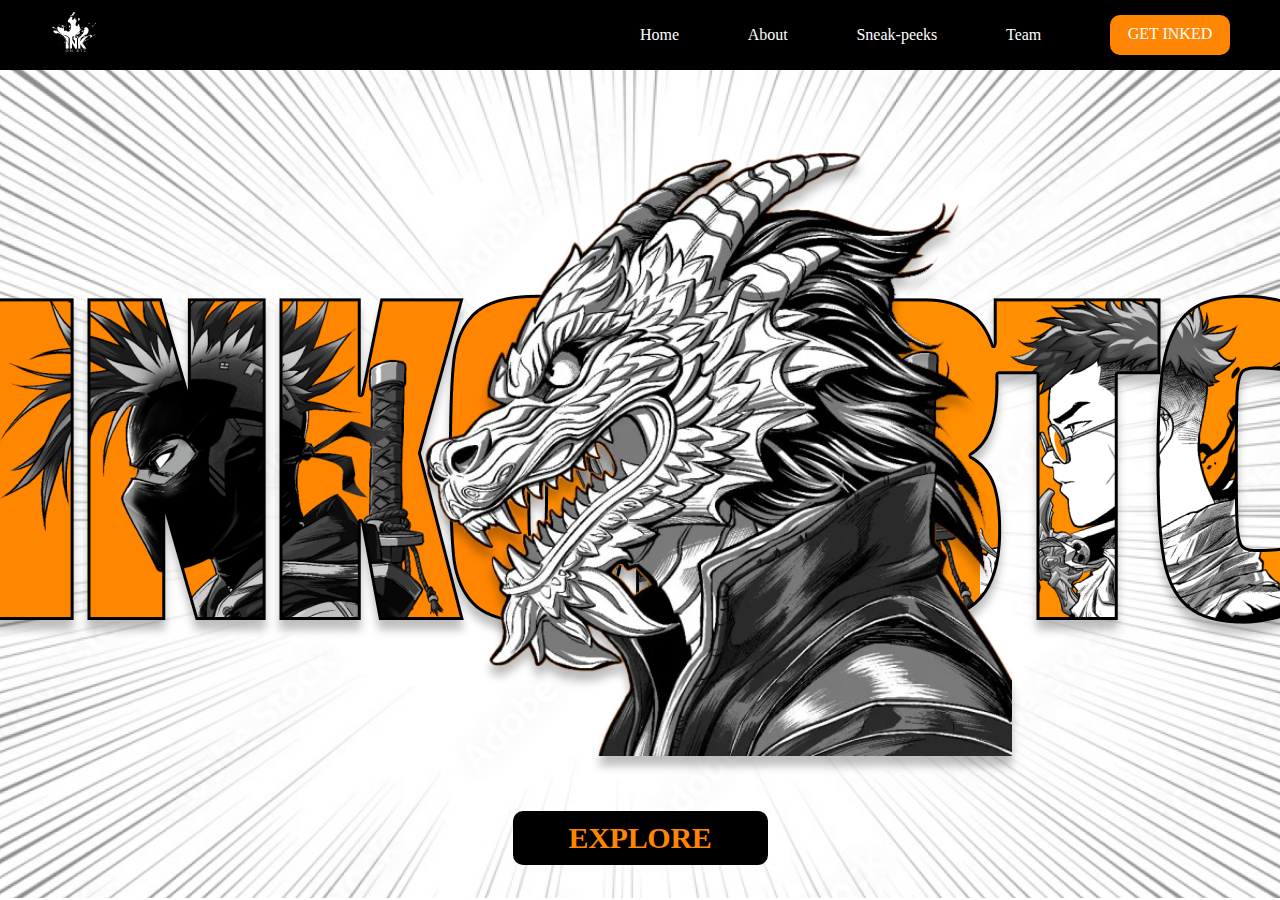
<file: index.html>
<!DOCTYPE html>
<html lang="en">
  <head>
    <meta charset="UTF-8" />
    <meta name="viewport" content="width=device-width, initial-scale=1.0" />
    <link rel="stylesheet" href="style.css" />
    <link rel="preconnect" href="https://fonts.googleapis.com">
<link rel="preconnect" href="https://fonts.gstatic.com" crossorigin>
<link href="https://fonts.googleapis.com/css2?family=Inter:wght@100..900&display=swap" rel="stylesheet">
    <title>INKonBTC</title>
  </head>
  <body>
    <div class="navbar">
      <div class="logo"><img src="ImageAssets/logo.png" alt="" /></div>
      <div class="navigation">
          <a href="index.html">Home</a>
          <a href="body.html#About">About</a>
          <a href="sneakpeek.html#Sneakpeek">Sneak-peeks</a>
          <a href="team.html#Team">Team</a>
          <a href="https://dashboard.withblaze.app/forms/1ce618e880a07c8803685e9b399f455b/" class="application">GET INKED</a>
    
      </div>
    </div>
    </div>
    <div class="content">
      <img class="inkonbtc" src="ImageAssets/Mask group (1).png" alt="" />
      <a href="body.html">EXPLORE</a>
      <img class="dragon" src="ImageAssets/Untitled-2.png" alt="" />
    </div>
  </body>
</html>
</file>
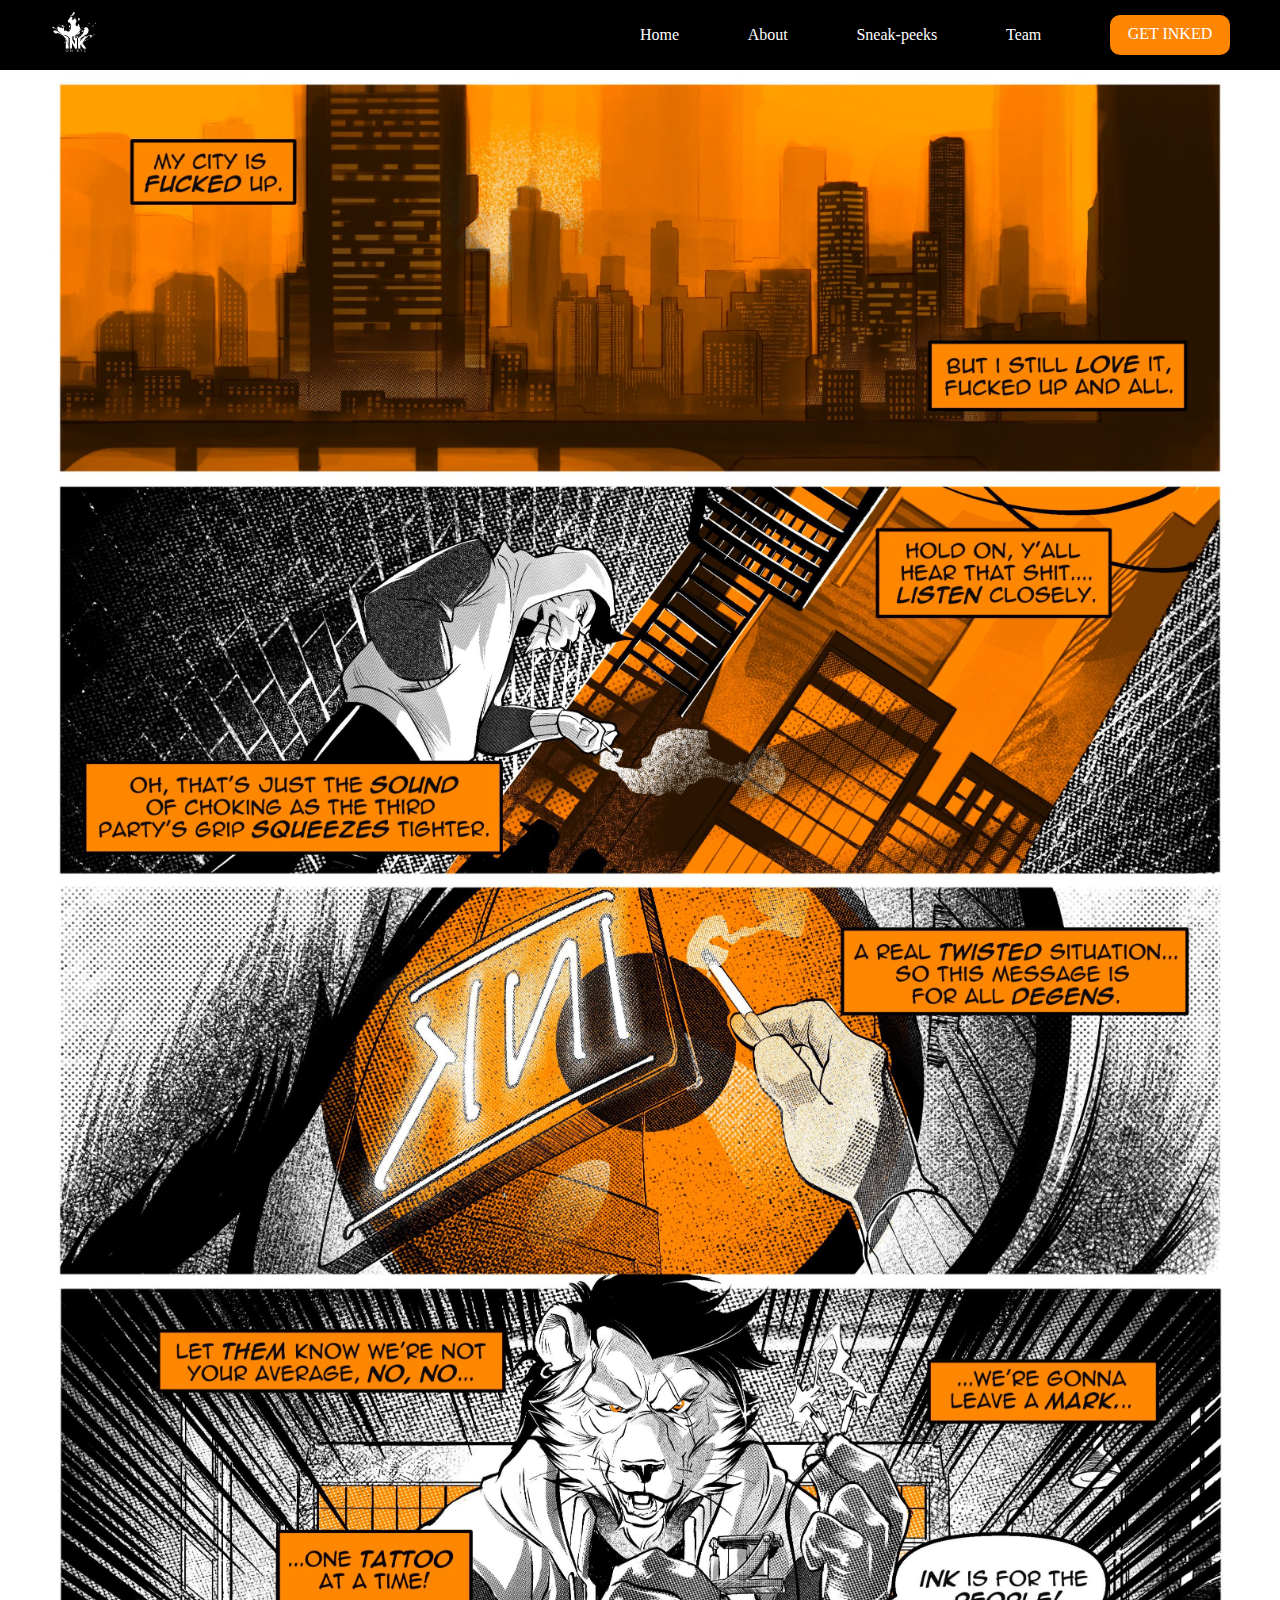
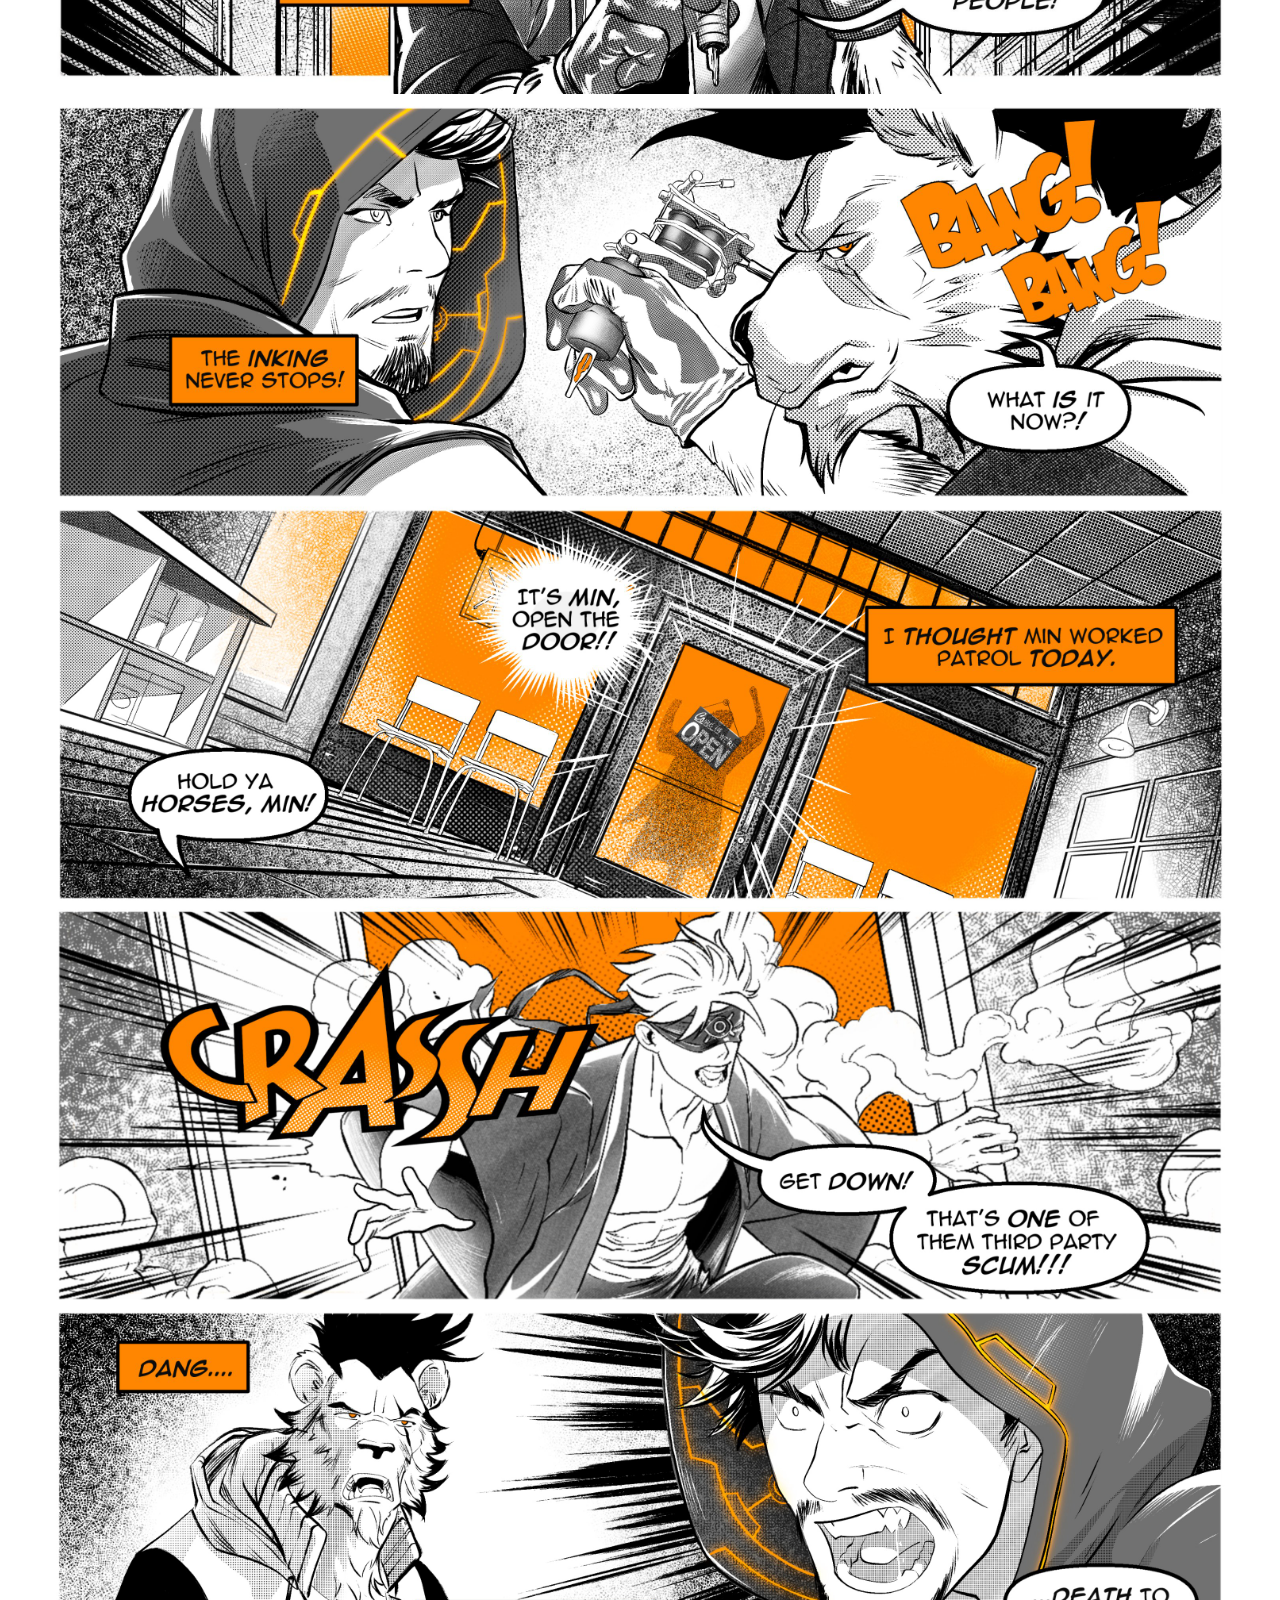
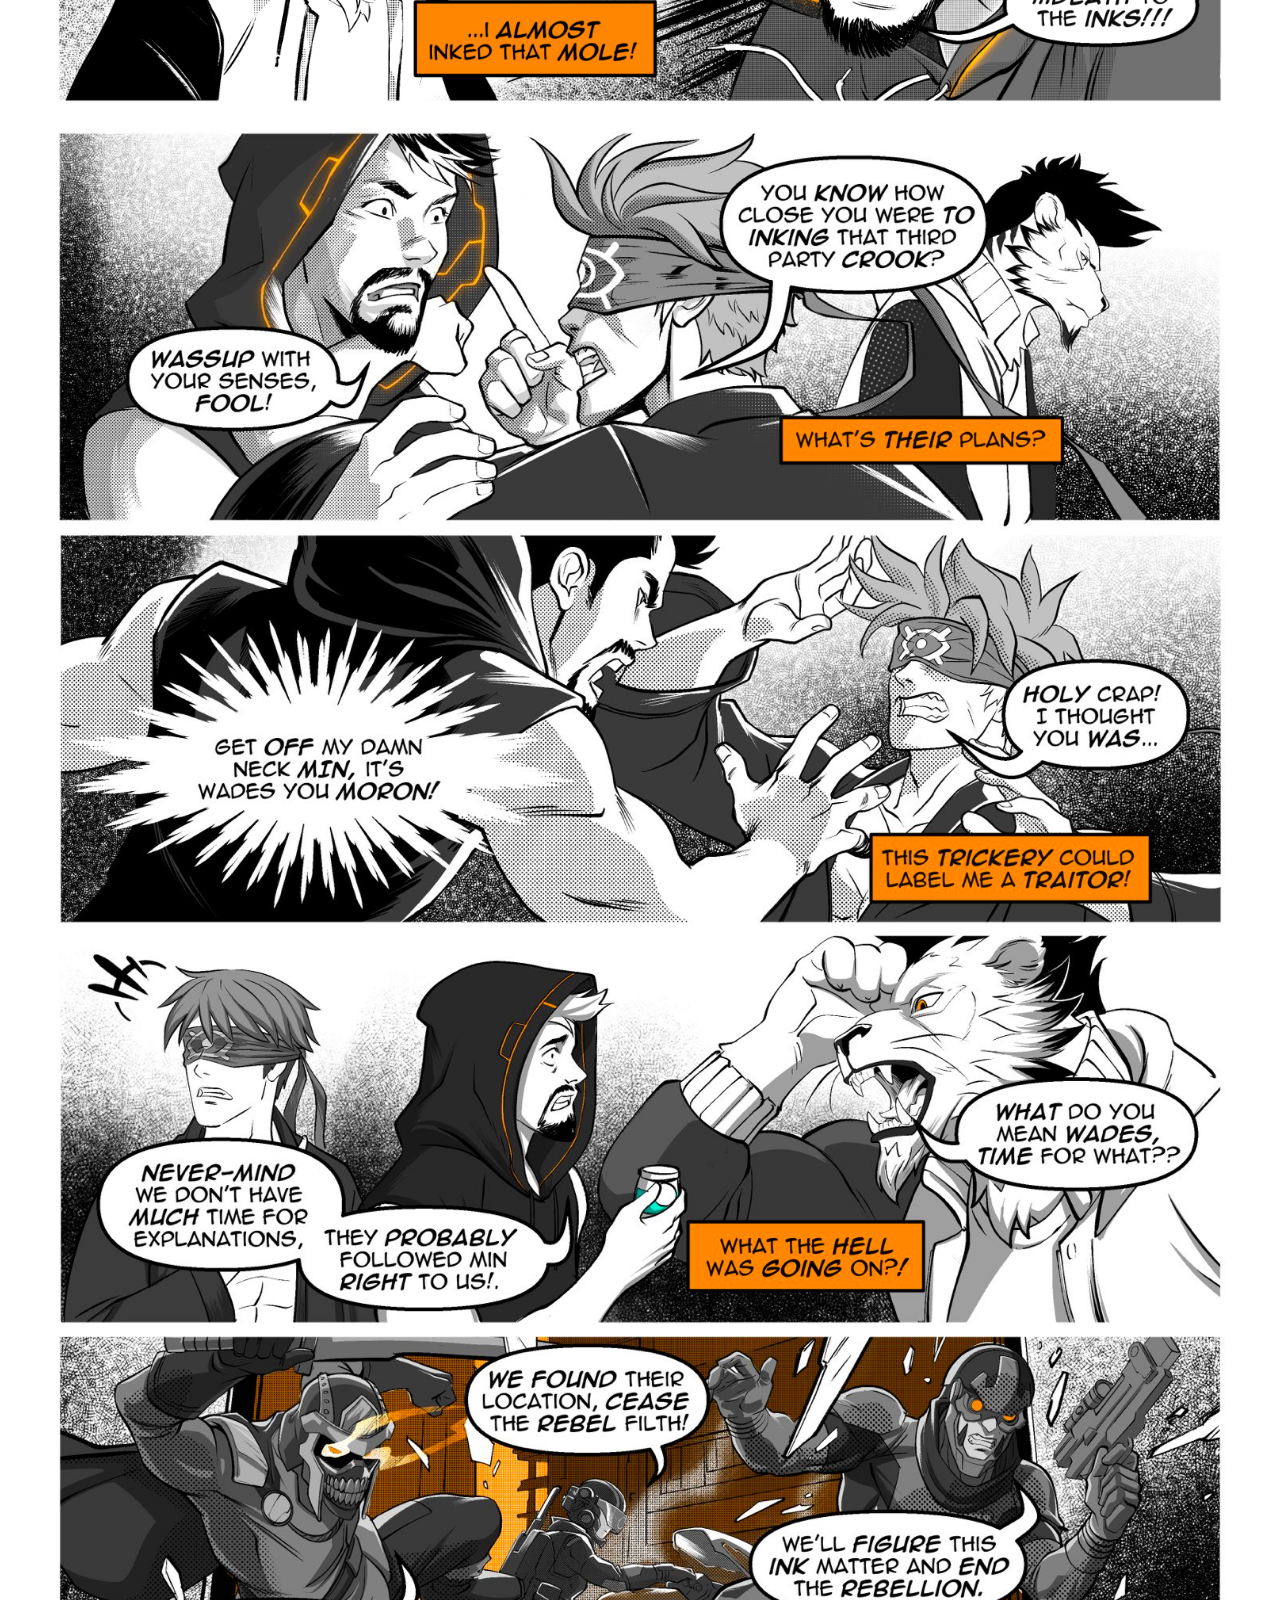
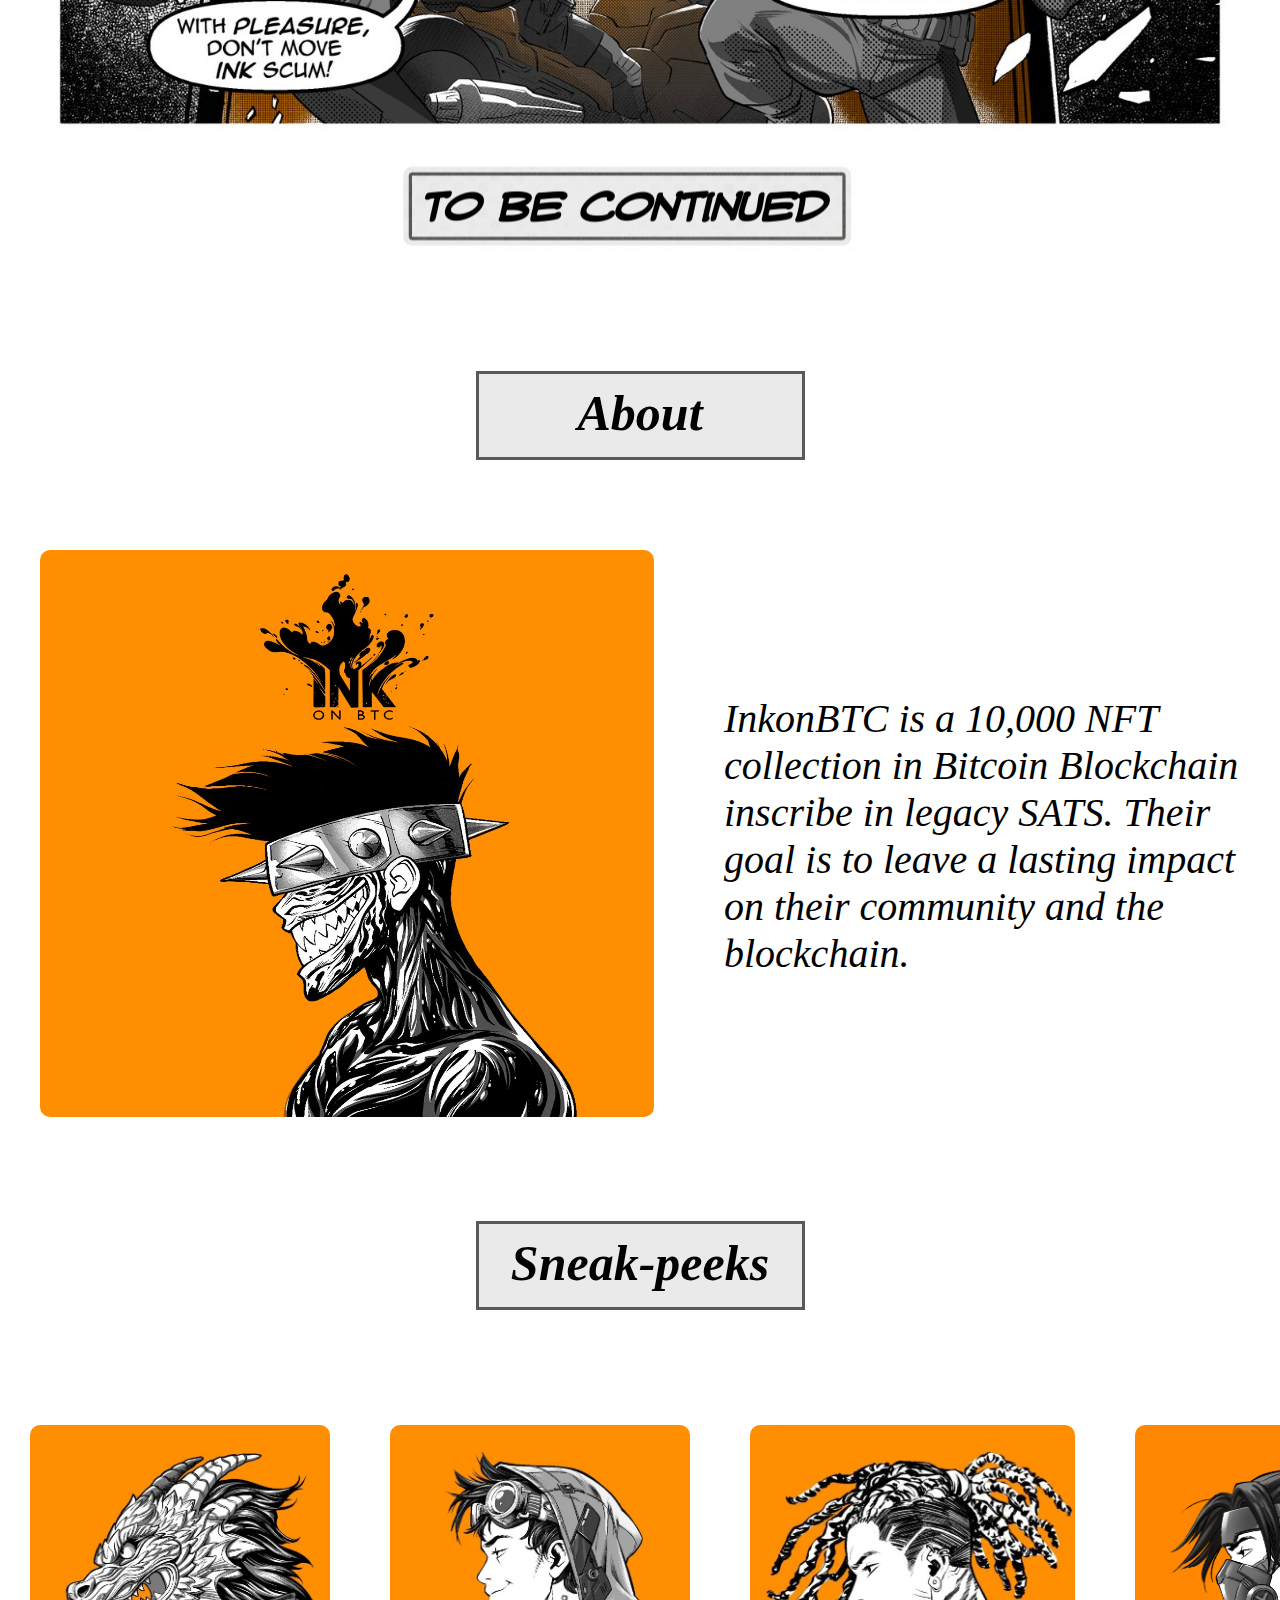
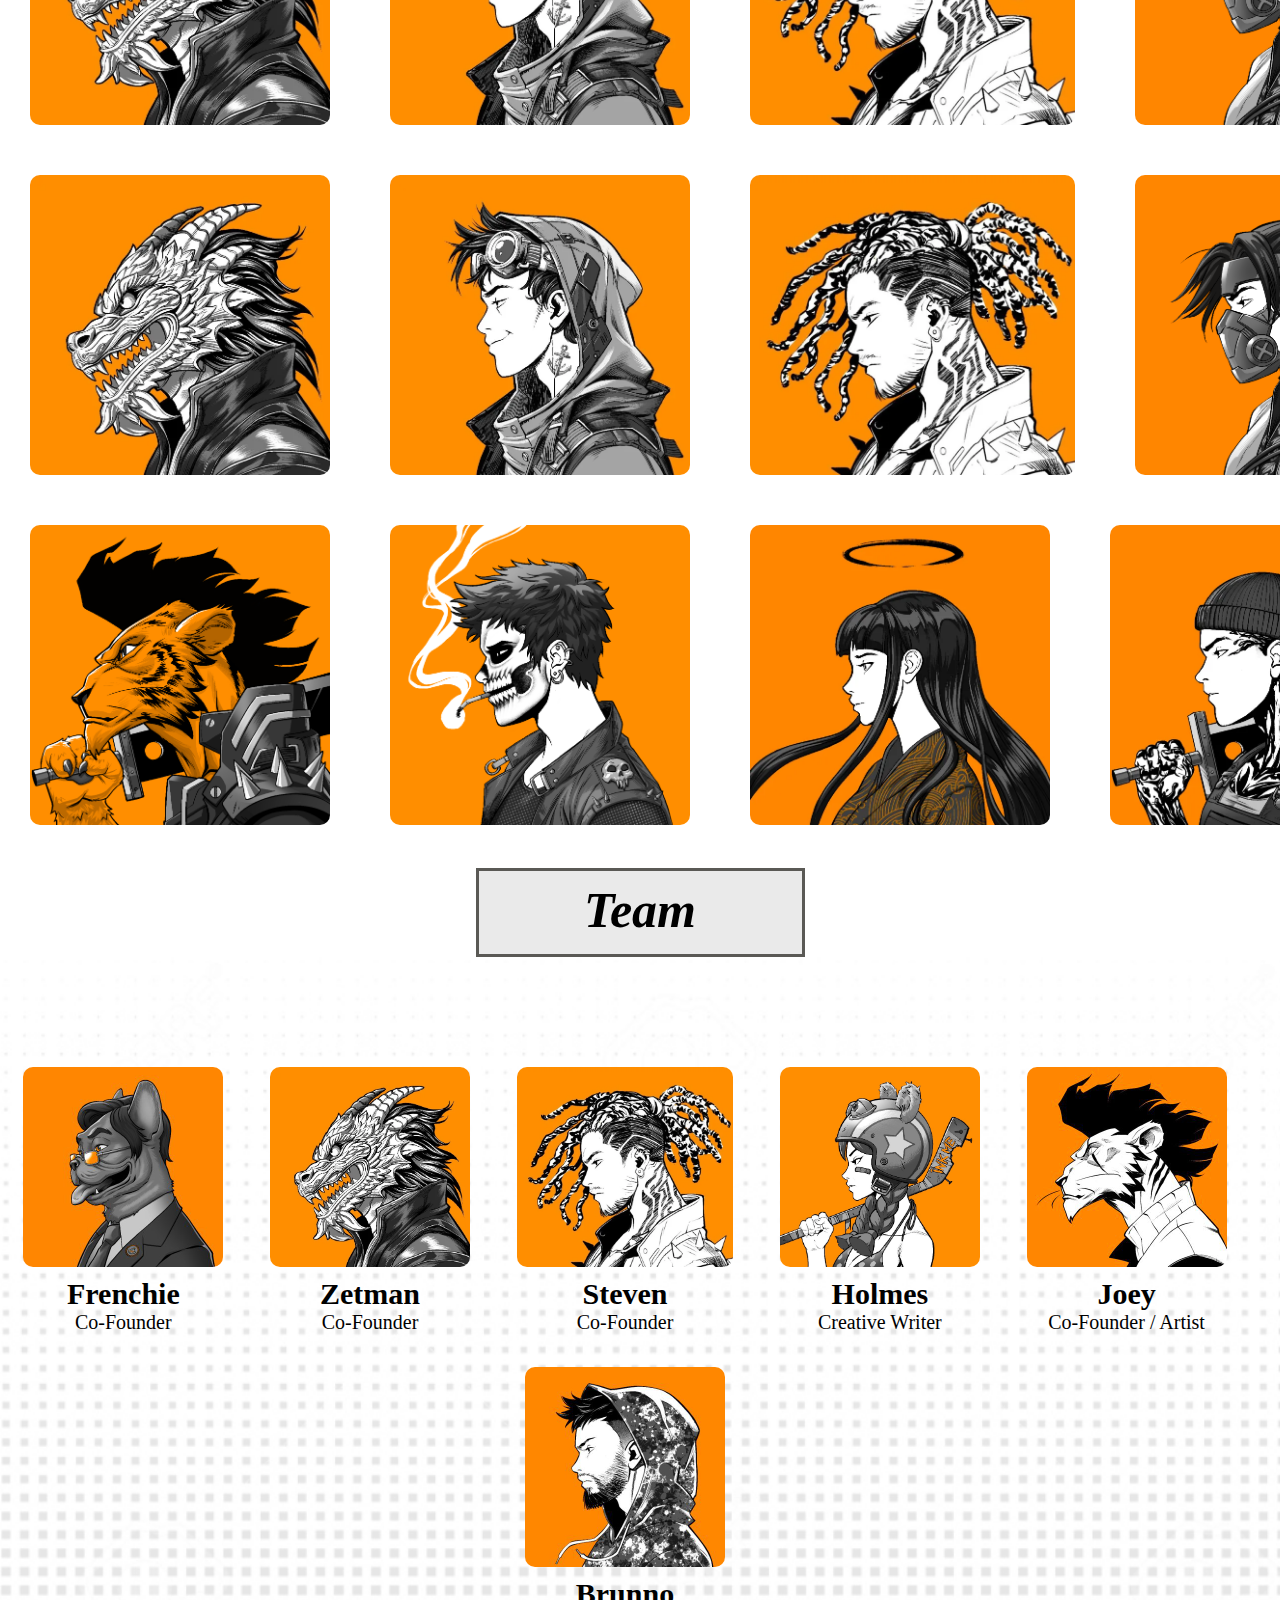
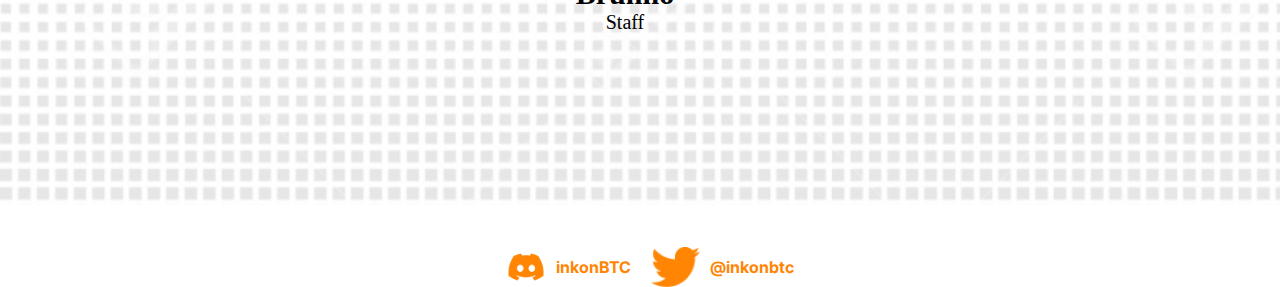
<file: body.html>
<!DOCTYPE html>
<html lang="en">
  <head>
    <meta charset="UTF-8" />
    <meta name="viewport" content="width=device-width, initial-scale=1.0" />
    <link rel="icon" href="ImageAssets/logo.png" type="image" />
    <link rel="stylesheet" href="style.css" />
    <link rel="preconnect" href="https://fonts.googleapis.com">
<link rel="preconnect" href="https://fonts.gstatic.com" crossorigin>
<link href="https://fonts.googleapis.com/css2?family=Inter:wght@100..900&display=swap" rel="stylesheet">
    <title>INKonBTC</title>
  </head>
  <body>
    <div class="navbar">
      <div class="logo"><img src="ImageAssets/logo.png" alt="" /></div>
      <div class="navigation">
        <a href="index.html">Home</a>
        <a href="#About">About</a>
        <a href="#Sneakpeek">Sneak-peeks</a>
        <a href="#Team">Team</a>
        <a
          href="https://dashboard.withblaze.app/forms/1ce618e880a07c8803685e9b399f455b/"
          class="application"
          >GET INKED</a
        >
      </div>
    </div>

    <div class="mainbody">
      <div class="comics">
        <img src="ImageAssets/comic-1.jpg" alt="" />
        <img src="ImageAssets/comic-2.jpg" alt="" />
        <img src="ImageAssets/comic-3.jpg" alt="" />
        <img class="tbc" src="ImageAssets/image 10.png" alt="" />
      </div>

      <div id="About" class="aboutSection">
        <h1>About</h1>

        <div class="aboutinfos">
          <div class="pic">
            <img src="ImageAssets/side pic.jpg" alt="" />
          </div>
          <div class="info">
            InkonBTC is a 10,000 NFT collection in Bitcoin Blockchain inscribe
            in legacy SATS. Their goal is to leave a lasting impact on their
            community and the blockchain.
          </div>
        </div>
      </div>

      <div id="Sneakpeek" class="Sneak-peeks">
        <h1>Sneak-peeks</h1>

        <div class="slider">
          <div class="slide">
            <img src="ImageAssets/1.webp" alt="" />
            <img src="ImageAssets/2.webp" alt="" />
            <img src="ImageAssets/3.webp" alt="" />
            <img src="ImageAssets/4.webp" alt="" />
            <img src="ImageAssets/5.webp" alt="" />
            <img src="ImageAssets/6.webp" alt="" />
            <img src="ImageAssets/7.webp" alt="" />
            <img src="ImageAssets/8.webp" alt="" />
            <img src="ImageAssets/9.webp" alt="" />
            <img src="ImageAssets/10.webp" alt="" />
          </div>

          <div class="slide">
            <img src="ImageAssets/11.webp" alt="" />
            <img src="ImageAssets/12.webp" alt="" />
            <img src="ImageAssets/13.webp" alt="" />
            <img src="ImageAssets/14.webp" alt="" />
            <img src="ImageAssets/15.webp" alt="" />
            <img src="ImageAssets/16.webp" alt="" />
            <img src="ImageAssets/17.webp" alt="" />
            <img src="ImageAssets/18.webp" alt="" />
            <img src="ImageAssets/19.webp" alt="" />
            <img src="ImageAssets/20.webp" alt="" />
          </div>
        </div>

        <div class="slider">
          <div class="slide2">
            <img src="ImageAssets/1.webp" alt="" />
            <img src="ImageAssets/2.webp" alt="" />
            <img src="ImageAssets/3.webp" alt="" />
            <img src="ImageAssets/4.webp" alt="" />
            <img src="ImageAssets/5.webp" alt="" />
            <img src="ImageAssets/6.webp" alt="" />
            <img src="ImageAssets/7.webp" alt="" />
            <img src="ImageAssets/8.webp" alt="" />
            <img src="ImageAssets/9.webp" alt="" />
            <img src="ImageAssets/10.webp" alt="" />
          </div>

          <div class="slide2">
            <img src="ImageAssets/11.webp" alt="" />
            <img src="ImageAssets/12.webp" alt="" />
            <img src="ImageAssets/13.webp" alt="" />
            <img src="ImageAssets/14.webp" alt="" />
            <img src="ImageAssets/15.webp" alt="" />
            <img src="ImageAssets/16.webp" alt="" />
            <img src="ImageAssets/17.webp" alt="" />
            <img src="ImageAssets/18.webp" alt="" />
            <img src="ImageAssets/19.webp" alt="" />
            <img src="ImageAssets/20.webp" alt="" />
          </div>
        </div>

        <div class="slider">
          <div class="slide">
            <img src="ImageAssets/21.webp" alt="" />
            <img src="ImageAssets/22.webp" alt="" />
            <img src="ImageAssets/23.webp" alt="" />
            <img src="ImageAssets/24.webp" alt="" />
            <img src="ImageAssets/25.webp" alt="" />
            <img src="ImageAssets/16.webp" alt="" />
            <img src="ImageAssets/17.webp" alt="" />
            <img src="ImageAssets/18.webp" alt="" />
            <img src="ImageAssets/19.webp" alt="" />
            <img src="ImageAssets/20.webp" alt="" />
          </div>

          <div class="slide">
            <img src="ImageAssets/2.webp" alt="" />
            <img src="ImageAssets/21.webp" alt="" />
            <img src="ImageAssets/4.webp" alt="" />
            <img src="ImageAssets/14.webp" alt="" />
            <img src="ImageAssets/6.webp" alt="" />
            <img src="ImageAssets/8.webp" alt="" />
            <img src="ImageAssets/10.webp" alt="" />
            <img src="ImageAssets/13.webp" alt="" />
            <img src="ImageAssets/19.webp" alt="" />
            <img src="ImageAssets/25.webp" alt="" />
          </div>
        </div>
      </div>

      <div id="Team" class="team">
        <h1>Team</h1>
        <div class="teamMembers">

          <div class="card">
            <img src="ImageAssets/frenchie.jpg" alt="">
            <h2>Frenchie</h2>
            <p>Co-Founder</p>
          </div>

          <div class="card">
            <img src="ImageAssets/1.webp" alt="">
            <h2>Zetman</h2>
            <p>Co-Founder</p>
          </div>

          <div class="card">
            <img src="ImageAssets/3.webp" alt="">
            <h2>Steven</h2>
            <p>Co-Founder</p>
          </div>

          <div class="card">
            <img src="ImageAssets/10.webp" alt="">
            <h2>Holmes</h2>
            <p>Creative Writer</p>
          </div>

          <div class="card">
            <img src="ImageAssets/joey.jpg" alt="">
            <h2>Joey</h2>
            <p>Co-Founder / Artist</p>
          </div>

          <div class="card">
            <img src="ImageAssets/brunno.jpg" alt="">
            <h2>Brunno</h2>
            <p>Staff</p>
          </div>
          
        </div>
        <div class="links">
          
          <a href="https://discord.gg/inkonbtc" class="dc">
            <img src="ImageAssets/ic_baseline-discord.png" alt="">inkonBTC</a>
         
          <a href="https://twitter.com/inkonbtc" class="twitter">
            <img src="ImageAssets/Vector.png" alt="">@inkonbtc</a>
          
        </div>
      </div>
    </div>
  </body>
</html>
</file>
<file: style.css>
*{
    margin: 0px;
    padding: 0px;
    user-select: none;
    box-sizing: border-box;
}
html {
    scroll-behavior: smooth;
  }
.navbar{
    height: 70px;
    background-color: black;
    display: flex;
    flex-direction: row;
    justify-content: space-between;
    align-items: center;
    padding-left: 50px;
    padding-right: 50px;
}

.navigation{
    display: flex;
    justify-content: space-between;
    flex: 1;
    align-items: center;
}

.logo{
    flex: 1;
}


.application {
    background-color: #FF8502;
    height: 40px;
    width: 120px;
    border-radius: 10px;
    padding: 10px;
    font-weight: bold;
    text-align: center;
}

.application:hover{
    background-color: #000;
    border: 1px solid #FF8502;
    color: #000;
}  


.navigation a{
    color: #ffffff;
    font-size: 16px;
    font-weight: 400;
    text-decoration: none;
}

.navigation a:hover{
    font-weight: 500;
    color: #FF8502;
    transition: 0.3s;
}


.content{
    background-image: url('ImageAssets/bg.png');
    height: 92vh;
    background-size: cover;
    background-repeat: no-repeat;
    background-position: fixed;
    display: flex;
    align-items: center;
    justify-content: center;
    flex-direction: column;
}

.inkonbtc{
    filter: drop-shadow(0px 10px 4px rgba(0, 0, 0, 0.25));
}

.dragon{
    position: absolute;
    width: 666px;
    height: 666px;
    left: 27%;
    top: 10%;
    filter: drop-shadow(0px 10px 4px rgba(0, 0, 0, 0.25));
}

.content a{
    display: flex;
    width: 255px;
    height: 54px;
    padding: 4px 76px;
    justify-content: center;
    align-items: center;
    gap: 10px;
    color: #FF8502;
    font-family: "Saira ExtraCondensed";
    font-size: 30px;
    font-style: normal;
    font-weight: 900;
    line-height: normal;
    letter-spacing: -0.3px;
    border-radius: 10px;
    background: #000;
    border: none;
    text-decoration: none;
}

.content a:hover{
    color: black;
    background:#FF8502;
    transition:  0.3s ease;
    border: 2px solid black;
    filter: drop-shadow(0px 10px 4px rgba(0, 0, 0, 0.25));
}

.mainbody{
    display: flex;
    flex-direction: column;
    align-items: center;
}

.comics{
    display: flex;
    flex-direction: column;
    width: 1200px;
}

.tbc{
    width: 456px;
    height: 129px;
    margin-left: 30%;
}

.aboutSection{
    display: flex;
    justify-content: center;
    align-items: center;
    flex-direction: column;
    width: 1200px;
    margin-top: 100px;
    margin-bottom: 100px;
}
h1 {
    color: #000;
    font-family: "Comic Neue";
    font-size: 50px;
    font-style: italic;
    font-weight: 700;
    line-height: normal;
    width: 329px;
    height: 89px;
    flex-shrink: 0;
    border: 3px solid #5A5955;
    background: #EAEAEA;
    text-align: center;
    padding: 10px;
    margin-bottom: 90px;
}

.aboutinfos{
    display: flex;
    flex-direction: row;
}


.pic img{
    width: 614px;
    height: 567px;
    border-radius: 10px;
}
.info{
    display: flex;
    flex: 1;
    padding-left: 70px;
    color: #000;
    font-family: "Comic Neue";
    font-size: 40px;
    font-style: italic;
    font-weight: 500;
    align-items: center;
    justify-content: center;
}

.Sneak-peeks{
    display: flex;
    flex-direction: column;
    align-items: center;
    margin-bottom: 100px;
}

.slider{
    width: 100vw;
    height: 350px;
    position: relative;
    display: flex;
    overflow: hidden;
}

.slide{
    height: 350px;
    display: flex;
    align-items: center;
    animation: slideshow 60s linear infinite;
}

.slide img{
    height: 300px;
    border-radius: 10px;
    margin: 0px 30px;
}

.slide2{
    height: 350px;
    display: flex;
    align-items: center;
    animation: slideshow2 60s linear infinite;
}

.slide2 img{
    height: 300px;
    border-radius: 10px;
    margin: 0px 30px ;
}


@keyframes slideshow{
    0%{
        transform:  translate(0);
    }
    100%{
        transform: translate(-100%);
    }
}

@keyframes slideshow2{
    0%{
        transform:  translate(-100%);
    }
    100%{
        transform: translate(0);
    }
}

.team{
    background: url('ImageAssets/image\ 24.png');
    height: 95vh;
    width: 100vw;
    background-size: cover;
    background-repeat: no-repeat;
    background-position: fixed;
    display: flex;
    justify-content: center;
    align-items: center;
    flex-direction: column;

}

.teamMembers{

    display: flex;
    justify-content: space-around;
    flex-wrap: wrap;

}
.card{
    display: flex;
    flex-direction: column;
    align-items: center;
    height: 300px;
    padding: 20px;
}

.card h2{
    font-size: 30px;
    font-weight: bold;
}

.card p{
    font-size: 20px;
}

.card img{
    height: 200px;
    border-radius: 10px;
    margin-bottom: 10px;
}

.teamMembers{
    display: flex;
    margin-right: 30px;
}
.links{
    display: flex;
    flex-direction: row;
    margin-top: 200px;
}
.links a{
    color: #FF8502;
    font-family: Inter;
    font-size: 16px;
    font-weight: 700;
    text-decoration: none;
    display: flex;
    flex-direction: row;
    align-items: center;
    margin-left: 20px;

}

.links img {
    height: 40px;
    margin-right: 10px;

}

@media only screen and (max-width: 1150px) {
    .comics{
        display: flex;
        flex-direction: column;
        width: 800px;
    }

    .aboutSection{
        display: flex;
        justify-content: center;
        align-items: center;
        flex-direction: column;
        width: 800px;
        margin-top: 100px;
        margin-bottom: 100px;
    }

    .info{
        display: flex;
        flex: 1;
        padding-left: 70px;
        color: #000;
        font-family: "Comic Neue";
        font-size: 30px;
        font-style: italic;
        font-weight: 500;
        align-items: center;
        justify-content: center;
    }

    .pic img{
        width: 488px;
        height: 450px;
        border-radius: 10px;
    }
    .team{
        margin-top: 100px;
    }

    .dragon{
        position: absolute;
        width: 444px;
        height: 444px;
        left: 27%;
        top: 25%;
        filter: drop-shadow(0px 10px 4px rgba(0, 0, 0, 0.25));
    }

    .inkonbtc{
        height: 500px;
    }
    
}

@media only screen and (max-width: 800px) {
    .comics{
        display: flex;
        flex-direction: column;
        width: 500px;
    }

    .aboutSection{
        display: flex;
        justify-content: center;
        align-items: center;
        flex-direction: column;
        width: 600px;
        margin-top: 100px;
        margin-bottom: 100px;
    }

    .info{
        display: flex;
        flex: 1;
        padding-left: 70px;
        color: #000;
        font-family: "Comic Neue";
        font-size: 20px;
        font-style: italic;
        font-weight: 500;
        align-items: center;
        justify-content: center;
    }

    .pic img{
        width: 324px; /* Calculated value */
        height: 300px;
        
        border-radius: 10px;
    }
    .team{
        margin-top: 100px;
    }
    .links{
        margin-top: 50px;
    }
    .application {
        background-color: #FF8502;
        height: 35px;
        width: 80px;
        border-radius: 10px;
        padding: 10px;
        font-weight: bold;
        text-align: center;
    }
    
    .application:hover{
        background-color: #000;
        border: 1px solid #FF8502;
        color: #000;
    }  
    
    
    .navigation a{
        color: #ffffff;
        font-size: 12px;
        font-weight: 400;
        text-decoration: none;
    }

    .dragon{
        position: absolute;
        width: 222px;
        height: 222px;
        left: 33%;
        top: 35%;
        filter: drop-shadow(0px 10px 4px rgba(0, 0, 0, 0.25));
    }

    .inkonbtc{
        height: 300px;
    }
}

@media only screen and (max-width: 750px) {
    .comics{
        display: flex;
        flex-direction: column;
        width: 500px;
    }

    .aboutSection{
        display: flex;
        justify-content: center;
        align-items: center;
        flex-direction: column;
        width: 450px;
        margin-top: 100px;
        margin-bottom: 100px;
    }

    .info{
        display: flex;
        flex: 1;
        padding-left: 70px;
        color: #000;
        font-family: "Comic Neue";
        font-size: 15px;
        font-style: italic;
        font-weight: 500;
        align-items: center;
        justify-content: center;
    }

    .pic img{
        width: 217px; 
        height: 200px;        
        border-radius: 10px;
    }
    .team{
        margin-top: 100px;
    }
    .links{
        margin-top: 50px;
    }
    .application {
        background-color: #FF8502;
        height: 30px;
        width: 60px;
        border-radius: 10px;
        padding: 10px;
        font-weight: bold;
        text-align: center;
    }

    
    .navigation a{
        color: #ffffff;
        font-size: 8px;
        font-weight: 400;
        text-decoration: none;
    }
    h1 {
        color: #000;
        font-family: "Comic Neue";
        font-size: 30px;
        font-style: italic;
        font-weight: 700;
        line-height: normal;
        width: 250px;
        height: 60px;
        flex-shrink: 0;
        border: 3px solid #5A5955;
        background: #EAEAEA;
        text-align: center;
        padding: 10px;
        margin-bottom: 90px;
    }

    .navbar{
        height: 50px;
        background-color: black;
        display: flex;
        flex-direction: row;
        justify-content: space-between;
        align-items: center;
        padding-left: 50px;
        padding-right: 50px;
    }

    .tbc{
        width: 300px;
        height: 80px;
        margin-left: 20%;
    }

    .team{
        background: url('ImageAssets/image\ 24.png');
        height: 100vh;
        width: 100vw;
        background-size: cover;
        background-repeat: repeat;
        background-position: fixed;
        display: flex;
        justify-content: center;
        align-items: center;
        flex-direction: column;
    
    }
    
    .inkonbtc{
        height: 250px;
    }
    .dragon{
        position: absolute;
        width: 222px;
        height: 222px;
        left: 29%;
        top: 35%;
        filter: drop-shadow(0px 10px 4px rgba(0, 0, 0, 0.25));
    }

    .content a{
        display: flex;
        width: 200px;
        height: 40px;
        padding: 4px 76px;
        justify-content: center;
        align-items: center;
        gap: 10px;
        color: #FF8502;
        font-family: "Saira ExtraCondensed";
        font-size: 20px;
        font-style: normal;
        font-weight: 900;
        line-height: normal;
        letter-spacing: -0.3px;
        border-radius: 10px;
        background: #000;
        border: none;
        text-decoration: none;
    }
}

@media only screen and (max-width: 400px) {
    .comics{
        display: flex;
        flex-direction: column;
        width: 300px;
    }

    .aboutSection{
        display: flex;
        justify-content: center;
        align-items: center;
        flex-direction: column;
        width: 350px;
        margin-top: 100px;
        margin-bottom: 100px;
    }

    .info{
        display: flex;
        flex: 1;
        padding-left: 70px;
        color: #000;
        font-family: "Comic Neue";
        font-size: 13px;
        font-style: italic;
        font-weight: 500;
        align-items: center;
        justify-content: center;
    }

    .pic img{
        width: 163px;
        height: 150px; 
        border-radius: 10px;
    }
    .team{
        margin-top: 550px;
    }
    .links{
        margin-top: 50px;
    }
    .application {
        background-color: #FF8502;
        height: 30px;
        width: 60px;
        border-radius: 10px;
        padding: 10px;
        font-weight: bold;
        text-align: center;
    }

    
    .navigation a{
        color: #ffffff;
        font-size: 8px;
        font-weight: 400;
        text-decoration: none;
    }
    h1 {
        color: #000;
        font-family: "Comic Neue";
        font-size: 30px;
        font-style: italic;
        font-weight: 700;
        line-height: normal;
        width: 250px;
        height: 60px;
        flex-shrink: 0;
        border: 3px solid #5A5955;
        background: #EAEAEA;
        text-align: center;
        padding: 10px;
        margin-bottom: 90px;
    }

    .navbar{
        height: 50px;
        background-color: black;
        display: flex;
        flex-direction: row;
        justify-content: space-between;
        align-items: center;
        padding-left: 50px;
        padding-right: 50px;
    }

    .tbc{
        width: 200px;
        height: 70px;
        margin-left: 20%;
    }

    .team{
        background: url('ImageAssets/image\ 24.png');
        height: 100vh;
        width: 100vw;
        background-size: cover;
        background-repeat: repeat;
        background-position: fixed;
        display: flex;
        justify-content: center;
        align-items: center;
        flex-direction: column;
    
    }
    
    .inkonbtc{
        height: 200px;
    }
    .dragon{
        position: absolute;
        width: 222px;
        height: 222px;
        left: 15%;
        top: 35%;
        filter: drop-shadow(0px 10px 4px rgba(0, 0, 0, 0.25));
    }

    .content a{
        display: flex;
        width: 200px;
        height: 40px;
        padding: 4px 76px;
        justify-content: center;
        align-items: center;
        gap: 10px;
        color: #FF8502;
        font-family: "Saira ExtraCondensed";
        font-size: 20px;
        font-style: normal;
        font-weight: 900;
        line-height: normal;
        letter-spacing: -0.3px;
        border-radius: 10px;
        background: #000;
        border: none;
        text-decoration: none;
    }

    .navigation{
        display: flex;
        justify-content: space-between;
        flex: 3;
        align-items: center;
    }

    .links a{
        color: #FF8502;
        font-family: Inter;
        font-size: 10px;
        font-weight: 700;
        text-decoration: none;
        display: flex;
        flex-direction: row;
        align-items: center;
        margin-left: 20px;
    
    }
    
    .links img {
        height: 30px;
        margin-right: 10px;

    }
}
</file>
